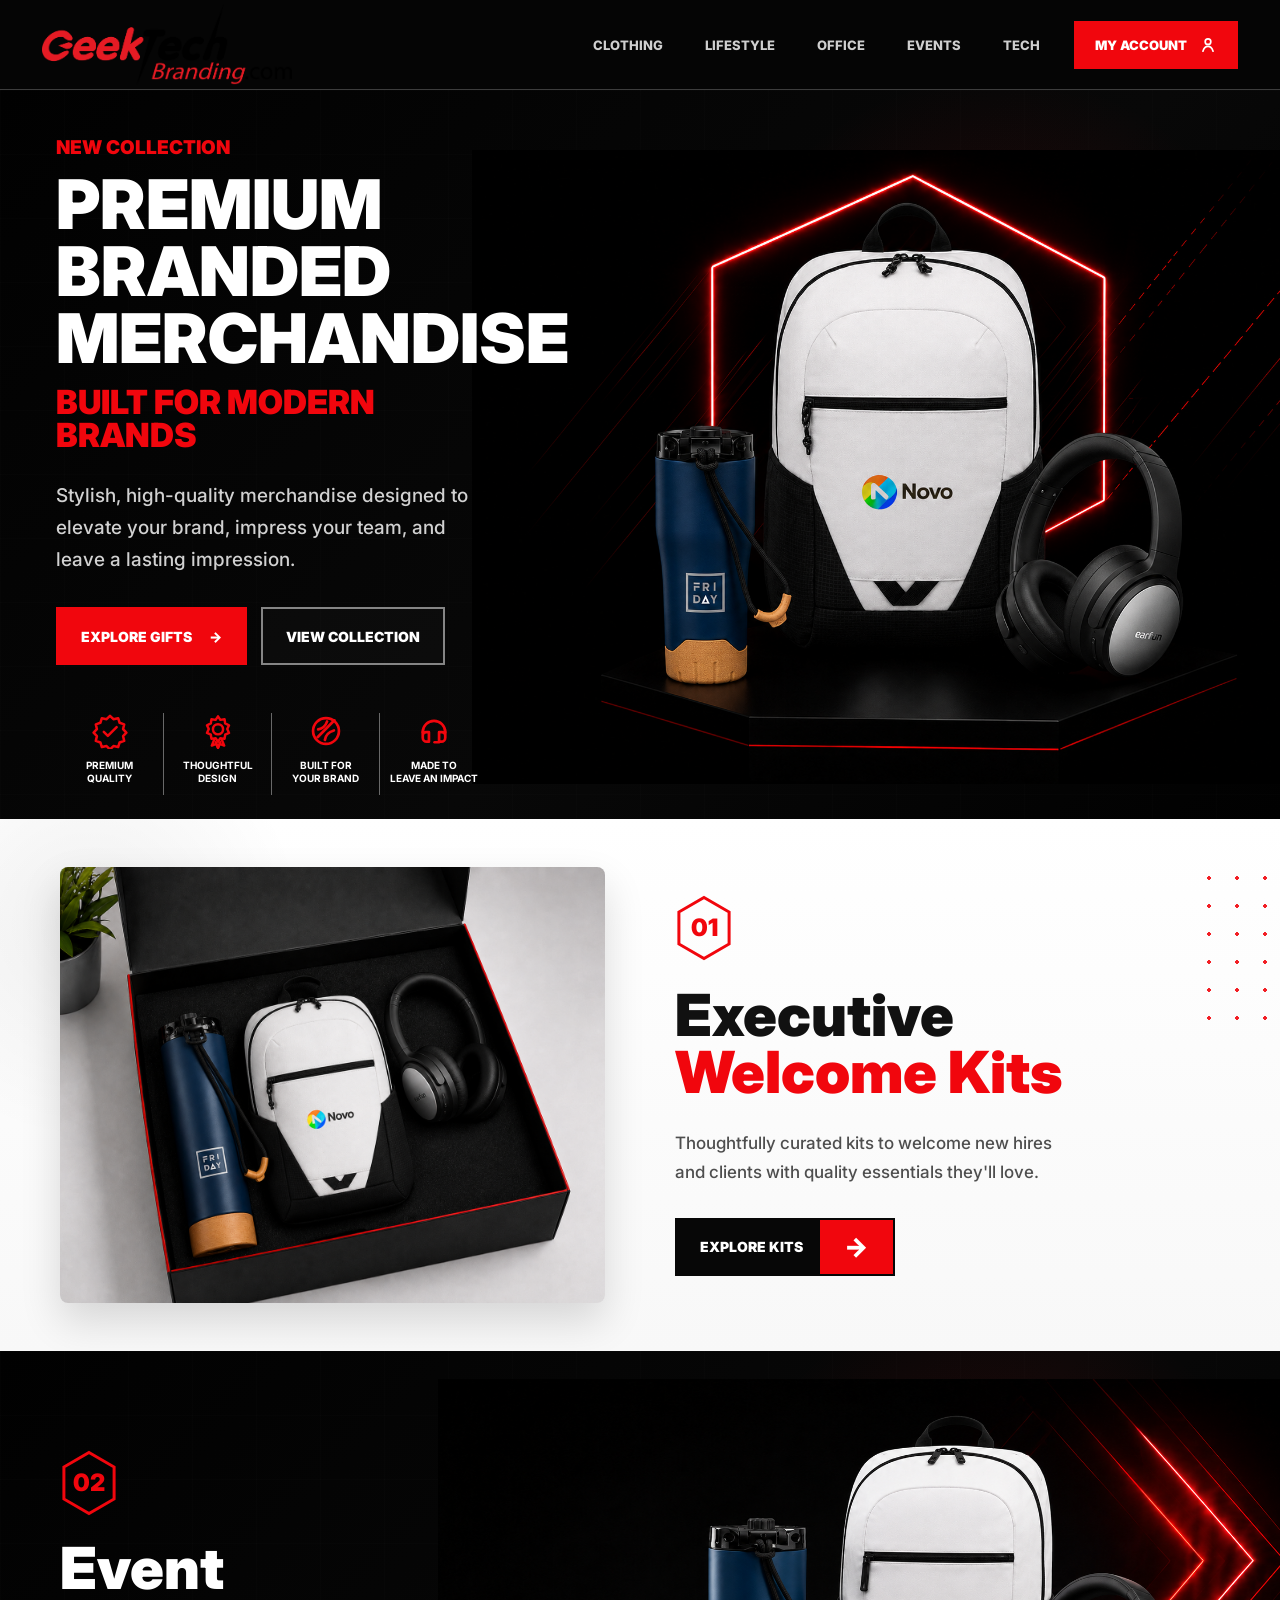
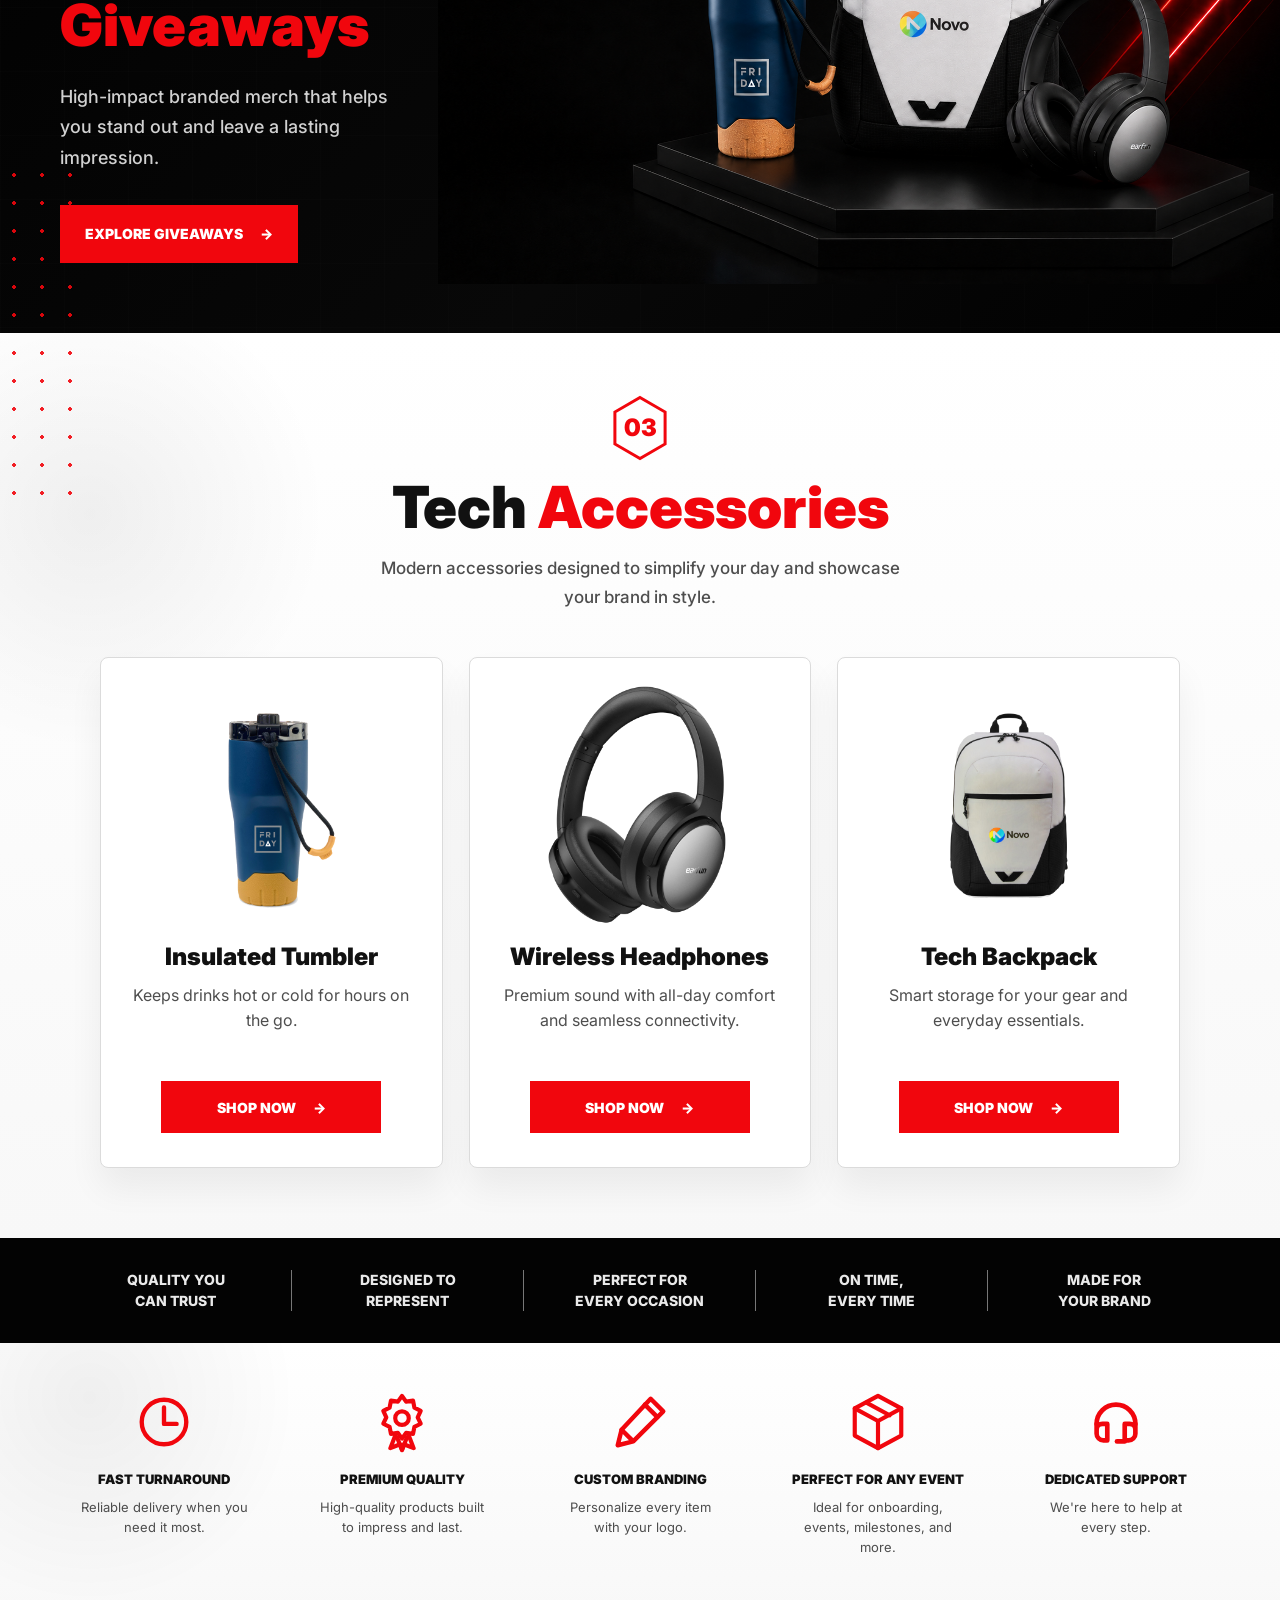
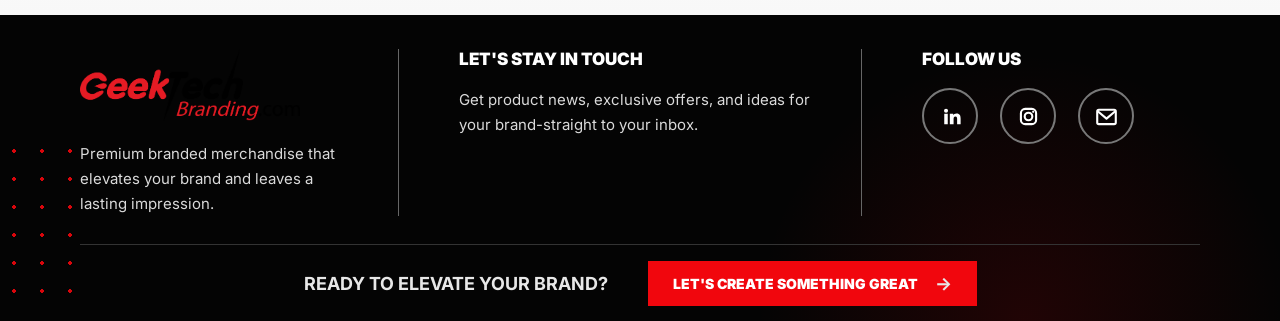
<file: index.html>
<!DOCTYPE html>
<html lang="en">
  <head>
    <meta charset="UTF-8" />
    <meta name="viewport" content="width=device-width, initial-scale=1.0" />
    <title>Ceek Branding - Premium Branded Merchandise</title>
    <link rel="preconnect" href="https://fonts.googleapis.com" />
    <link rel="preconnect" href="https://fonts.gstatic.com" crossorigin />
    <link
      href="https://fonts.googleapis.com/css2?family=Inter:wght@400;500;600;700;800;900&display=swap"
      rel="stylesheet"
    />
    <link rel="stylesheet" href="assets/css/style.css" />
  </head>
  <body>
    <header class="site-header">
      <a class="brand" href="#" aria-label="Ceek Branding home">
        <img src="assets/img/logo.png" alt="Ceek Branding" />
      </a>
      <button class="nav-toggle" type="button" aria-label="Open navigation">
        <span></span>
        <span></span>
        <span></span>
      </button>
      <nav class="main-nav" aria-label="Primary navigation">
        <a href="#clothing">Clothing</a>
        <a href="#lifestyle">Lifestyle</a>
        <a href="#office">Office</a>
        <a href="#events">Events</a>
        <a href="#tech">Tech</a>
      </nav>
      <a class="account-btn" href="#">
        My Account
        <img class="account-icon-img" src="assets/img/icons/user.svg" alt="" aria-hidden="true" />
      </a>
    </header>

    <main>
      <section class="hero section-dark" id="clothing">
        <div class="angle-lines hero-lines-left" aria-hidden="true"></div>
        <div class="angle-lines hero-lines-right" aria-hidden="true"></div>
        <div class="hero-copy">
          <p class="eyebrow">New Collection</p>
          <h1>Premium Branded Merchandise</h1>
          <h2>Built for Modern Brands</h2>
          <p>
            Stylish, high-quality merchandise designed to elevate your brand,
            impress your team, and leave a lasting impression.
          </p>
          <div class="button-row">
            <a class="btn btn-red" href="#tech">Explore Gifts <span>&rarr;</span></a>
            <a class="btn btn-outline" href="#collection">View Collection</a>
          </div>
          <div class="hero-points" aria-label="Brand promises">
            <div>
              <img class="line-icon" src="assets/img/icons/badge-check.svg" alt="" aria-hidden="true" />
              <strong>Premium<br />Quality</strong>
            </div>
            <div>
              <img class="line-icon" src="assets/img/icons/gear-award.svg" alt="" aria-hidden="true" />
              <strong>Thoughtful<br />Design</strong>
            </div>
            <div>
              <img class="line-icon" src="assets/img/icons/brand-mark.svg" alt="" aria-hidden="true" />
              <strong>Built for<br />Your Brand</strong>
            </div>
            <div>
              <img class="line-icon" src="assets/img/icons/headset.svg" alt="" aria-hidden="true" />
              <strong>Made to<br />Leave an Impact</strong>
            </div>
          </div>
        </div>

        <div class="hero-visual banner-visual hero-banner">
          <img src="assets/img/banner/hero-section-img.png" alt="Premium Ceek branded merchandise on a neon black display" />
        </div>
      </section>

      <section class="welcome section-light" id="lifestyle">
        <div class="dot-field dot-right" aria-hidden="true"></div>
        <div class="kit-photo">
          <img src="assets/img/banner/executive-welcome-img.png" alt="Executive welcome kit box with Ceek branded merchandise" />
        </div>
        <div class="section-copy">
          <div class="number-badge">01</div>
          <h2>Executive <span>Welcome Kits</span></h2>
          <p>
            Thoughtfully curated kits to welcome new hires and clients with
            quality essentials they'll love.
          </p>
          <a class="btn custom btn-split" href="#collection">Explore Kits <span>&rarr;</span></a>
        </div>
      </section>

      <section class="giveaways section-dark" id="events">
        <div class="dot-field dot-left" aria-hidden="true"></div>
        <div class="giveaway-copy">
          <div class="number-badge dark">02</div>
          <h2>Event <span>Giveaways</span></h2>
          <p>
            High-impact branded merch that helps you stand out and leave a
            lasting impression.
          </p>
          <a class="btn btn-red" href="#tech">Explore Giveaways <span>&rarr;</span></a>
        </div>
        <div class="giveaway-visual banner-visual event-banner">
          <img src="assets/img/banner/event-giveaway-img.png" alt="Event giveaway merchandise on a black platform" />
        </div>
      </section>

      <section class="products section-light" id="tech">
        <div class="dot-field dot-products" aria-hidden="true"></div>
        <div class="section-heading">
          <div class="number-badge centered">03</div>
          <h2>Tech <span>Accessories</span></h2>
          <p>
            Modern accessories designed to simplify your day and showcase your
            brand in style.
          </p>
        </div>
        <div class="product-grid" id="collection">
          <article class="product-card">
            <img src="assets/img/transperent-img/bottle-img.png" alt="Insulated tumbler" />
            <h3>Insulated Tumbler</h3>
            <p>Keeps drinks hot or cold for hours on the go.</p>
            <a class="btn btn-red card-btn" href="#">Shop Now <span>&rarr;</span></a>
          </article>
          <article class="product-card">
            <img src="assets/img/transperent-img/headset-img.png" alt="Wireless headphones" />
            <h3>Wireless Headphones</h3>
            <p>Premium sound with all-day comfort and seamless connectivity.</p>
            <a class="btn btn-red card-btn" href="#">Shop Now <span>&rarr;</span></a>
          </article>
          <article class="product-card">
            <img src="assets/img/transperent-img/bag-img.png" alt="Tech backpack" />
            <h3>Tech Backpack</h3>
            <p>Smart storage for your gear and everyday essentials.</p>
            <a class="btn btn-red card-btn" href="#">Shop Now <span>&rarr;</span></a>
          </article>
        </div>
      </section>

      <section class="trust-bar" aria-label="Brand qualities">
        <span>Quality You<br />Can Trust</span>
        <span>Designed to<br />Represent</span>
        <span>Perfect for<br />Every Occasion</span>
        <span>On Time,<br />Every Time</span>
        <span>Made for<br />Your Brand</span>
      </section>

      <section class="features section-light" id="office">
        <article>
          <img class="feature-icon" src="assets/img/icons/clock.svg" alt="" aria-hidden="true" />
          <h3>Fast Turnaround</h3>
          <p>Reliable delivery when you need it most.</p>
        </article>
        <article>
          <img class="feature-icon" src="assets/img/icons/award.svg" alt="" aria-hidden="true" />
          <h3>Premium Quality</h3>
          <p>High-quality products built to impress and last.</p>
        </article>
        <article>
          <img class="feature-icon" src="assets/img/icons/pencil.svg" alt="" aria-hidden="true" />
          <h3>Custom Branding</h3>
          <p>Personalize every item with your logo.</p>
        </article>
        <article>
          <img class="feature-icon" src="assets/img/icons/package.svg" alt="" aria-hidden="true" />
          <h3>Perfect for Any Event</h3>
          <p>Ideal for onboarding, events, milestones, and more.</p>
        </article>
        <article>
          <img class="feature-icon" src="assets/img/icons/headset.svg" alt="" aria-hidden="true" />
          <h3>Dedicated Support</h3>
          <p>We're here to help at every step.</p>
        </article>
      </section>
    </main>

    <footer class="site-footer">
      <div class="dot-field footer-dots" aria-hidden="true"></div>
      <div class="footer-main">
        <div>
          <a class="brand footer-brand" href="#">
            <img src="assets/img/logo.png" alt="Ceek Branding" />
          </a>
          <p>
            Premium branded merchandise that elevates your brand and leaves a
            lasting impression.
          </p>
        </div>
        <div>
          <h3>Let's Stay in Touch</h3>
          <p>
            Get product news, exclusive offers, and ideas for your
            brand-straight to your inbox.
          </p>
        </div>
        <div>
          <h3>Follow Us</h3>
          <div class="socials">
            <a href="#" aria-label="LinkedIn"><img src="assets/img/icons/linkedin.svg" alt="" aria-hidden="true" /></a>
            <a href="#" aria-label="Instagram"><img src="assets/img/icons/instagram.svg" alt="" aria-hidden="true" /></a>
            <a href="#" aria-label="Email"><img src="assets/img/icons/mail.svg" alt="" aria-hidden="true" /></a>
          </div>
        </div>
      </div>
      <div class="footer-cta">
        <span>Ready to Elevate Your Brand?</span>
        <a class="btn btn-red" href="#">Let's Create Something Great <span>&rarr;</span></a>
      </div>
      <div class="angle-lines footer-lines" aria-hidden="true"></div>
    </footer>

    <script src="assets/js/script.js"></script>
  </body>
</html>
</file>
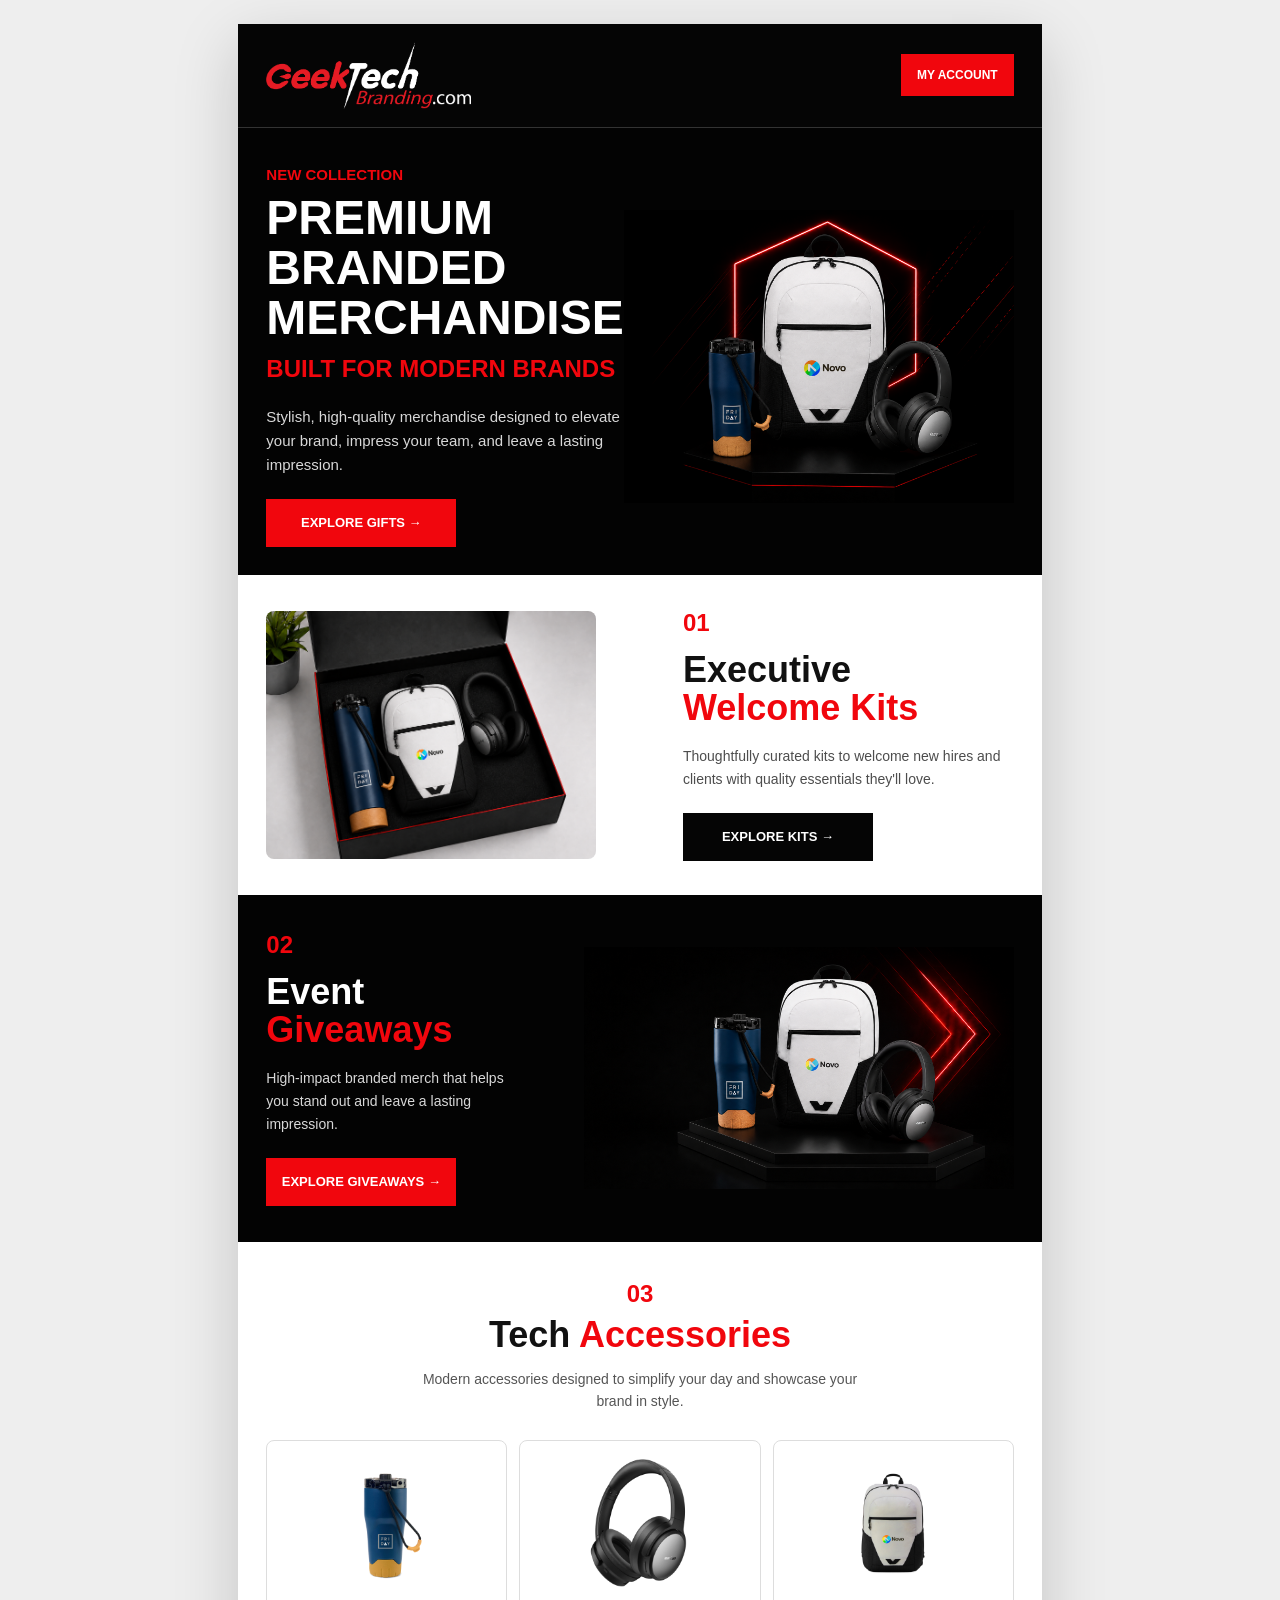
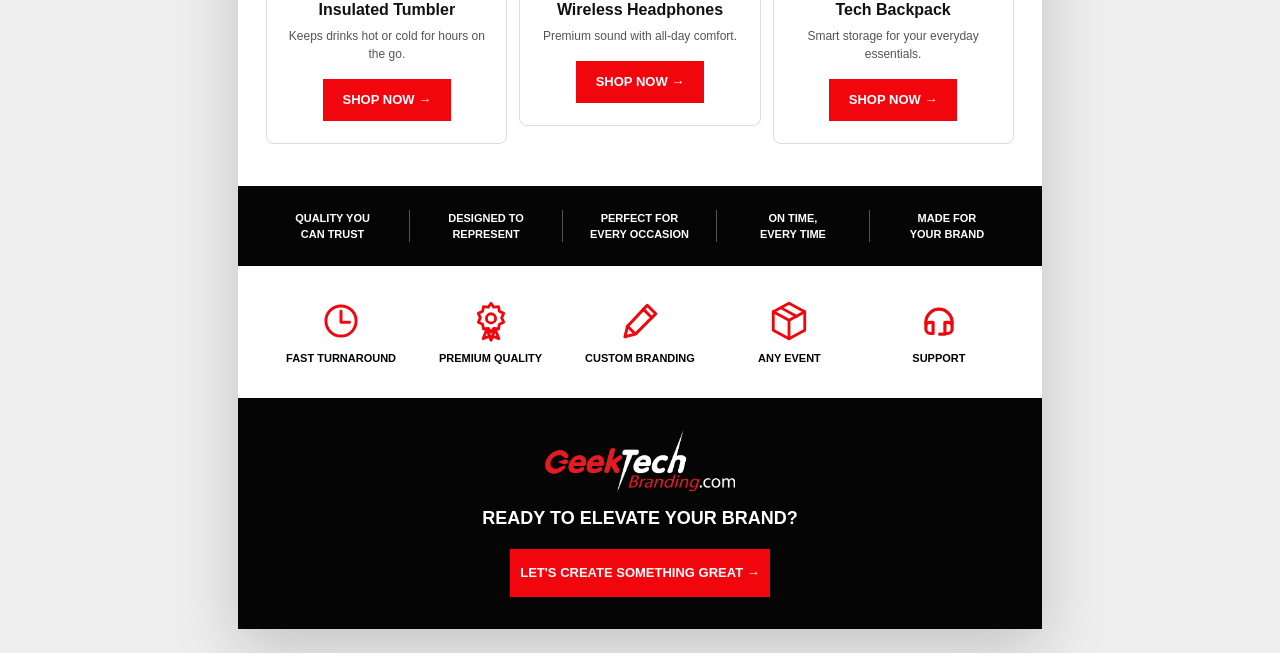
<file: email-template.html>
<!DOCTYPE html>
<html lang="en">
  <head>
    <meta charset="UTF-8" />
    <meta name="viewport" content="width=device-width, initial-scale=1.0" />
    <meta http-equiv="X-UA-Compatible" content="IE=edge" />
    <title>Ceek Branding Email Template</title>
    <style>
      body,
      table,
      td,
      a {
        -webkit-text-size-adjust: 100%;
        -ms-text-size-adjust: 100%;
      }

      table,
      td {
        mso-table-lspace: 0pt;
        mso-table-rspace: 0pt;
      }

      img {
        -ms-interpolation-mode: bicubic;
        border: 0;
        display: block;
        height: auto;
        line-height: 100%;
        outline: none;
        text-decoration: none;
      }

      body {
        background: #eeeeee;
        margin: 0;
        padding: 0;
        width: 100% !important;
      }

      .container {
        max-width: 700px;
        width: 700px;
      }

      .stack,
      .product-col,
      .benefit-col {
        vertical-align: top;
      }

      .btn {
        background: #f1060d;
        color: #ffffff !important;
        display: inline-block;
        font-family: Arial, Helvetica, sans-serif;
        font-size: 13px;
        font-weight: 700;
        line-height: 48px;
        min-width: 190px;
        text-align: center;
        text-decoration: none;
        text-transform: uppercase;
      }

      .btn-dark {
        background: #050505;
      }

      .red {
        color: #f1060d;
      }

      @media screen and (max-width: 720px) {
        .container {
          width: 100% !important;
        }

        .mobile-pad {
          padding-left: 18px !important;
          padding-right: 18px !important;
        }

        .stack {
          display: block !important;
          width: 100% !important;
        }

        .hero-title {
          font-size: 42px !important;
          line-height: 44px !important;
        }

        .section-title {
          font-size: 34px !important;
          line-height: 36px !important;
        }

        .hero-image,
        .wide-image {
          margin-top: 22px !important;
          max-width: 100% !important;
          width: 100% !important;
        }

        .product-col {
          display: block !important;
          padding: 0 0 16px !important;
          width: 100% !important;
        }

        .product-card {
          width: 100% !important;
        }

        .benefit-col {
          display: inline-block !important;
          padding-bottom: 22px !important;
          width: 49% !important;
        }

        .benefit-last {
          display: block !important;
          margin: 0 auto !important;
          width: 52% !important;
        }

        .footer-stack {
          display: block !important;
          padding: 0 0 24px !important;
          width: 100% !important;
        }
      }

      @media screen and (max-width: 430px) {
        .hero-title {
          font-size: 34px !important;
          line-height: 36px !important;
        }

        .section-title {
          font-size: 30px !important;
          line-height: 32px !important;
        }

        .logo {
          width: 165px !important;
        }

        .btn {
          box-sizing: border-box;
          width: 100% !important;
        }

        .benefit-col,
        .benefit-last {
          display: block !important;
          width: 100% !important;
        }
      }
    </style>
  </head>
  <body>
    <center style="background:#eeeeee;width:100%;">
      <table role="presentation" width="100%" cellspacing="0" cellpadding="0" border="0" style="background:#eeeeee;">
        <tr>
          <td align="center" style="padding:24px 12px;">
            <table role="presentation" class="container" cellspacing="0" cellpadding="0" border="0" style="background:#ffffff;border-collapse:collapse;box-shadow:0 20px 60px rgba(0,0,0,0.18);">
              <tr>
                <td class="mobile-pad" style="background:#050505;border-bottom:1px solid #333333;padding:18px 28px;">
                  <table role="presentation" width="100%" cellspacing="0" cellpadding="0" border="0">
                    <tr>
                      <td align="left" style="vertical-align:middle;">
                        <img class="logo" src="assets/img/white-logo.png" width="205" alt="Ceek Branding" />
                      </td>
                      <td align="right" style="vertical-align:middle;">
                        <a href="#" style="background:#f1060d;color:#ffffff;display:inline-block;font-family:Arial,Helvetica,sans-serif;font-size:12px;font-weight:700;line-height:42px;padding:0 16px;text-decoration:none;text-transform:uppercase;">My Account</a>
                      </td>
                    </tr>
                  </table>
                </td>
              </tr>

              <tr>
                <td class="mobile-pad" style="background:#030303;padding:38px 28px 28px;">
                  <table role="presentation" width="100%" cellspacing="0" cellpadding="0" border="0">
                    <tr>
                      <td class="stack" width="42%" style="vertical-align:middle;">
                        <p style="color:#f1060d;font-family:Arial,Helvetica,sans-serif;font-size:15px;font-weight:800;margin:0 0 10px;text-transform:uppercase;">New Collection</p>
                        <h1 class="hero-title" style="color:#ffffff;font-family:Arial,Helvetica,sans-serif;font-size:48px;font-weight:900;line-height:50px;margin:0;text-transform:uppercase;">Premium Branded Merchandise</h1>
                        <h2 style="color:#f1060d;font-family:Arial,Helvetica,sans-serif;font-size:24px;font-weight:900;line-height:28px;margin:12px 0 0;text-transform:uppercase;">Built for Modern Brands</h2>
                        <p style="color:#d8d8d8;font-family:Arial,Helvetica,sans-serif;font-size:15px;line-height:24px;margin:22px 0;">Stylish, high-quality merchandise designed to elevate your brand, impress your team, and leave a lasting impression.</p>
                        <a class="btn" href="#">Explore Gifts &rarr;</a>
                      </td>
                      <td class="stack" width="58%" align="right" style="vertical-align:middle;">
                        <img class="hero-image" src="assets/img/banner/hero-section-img.png" width="390" alt="Premium branded merchandise" style="max-width:500px;width:390px;" />
                      </td>
                    </tr>
                  </table>
                </td>
              </tr>

              <tr>
                <td class="mobile-pad" style="padding:34px 28px;background:#ffffff;">
                  <table role="presentation" width="100%" cellspacing="0" cellpadding="0" border="0">
                    <tr>
                      <td class="stack" width="52%" style="vertical-align:middle;">
                        <img class="wide-image" src="assets/img/banner/executive-welcome-img.png" width="330" alt="Executive welcome kit" style="border-radius:8px;max-width:500px;width:330px;" />
                      </td>
                      <td class="stack" width="48%" style="padding-left:28px;vertical-align:middle;">
                        <p style="color:#f1060d;font-family:Arial,Helvetica,sans-serif;font-size:24px;font-weight:900;margin:0 0 14px;">01</p>
                        <h2 class="section-title" style="color:#111111;font-family:Arial,Helvetica,sans-serif;font-size:36px;font-weight:900;line-height:38px;margin:0;">Executive <span class="red">Welcome Kits</span></h2>
                        <p style="color:#4d4d4d;font-family:Arial,Helvetica,sans-serif;font-size:14px;line-height:23px;margin:18px 0 22px;">Thoughtfully curated kits to welcome new hires and clients with quality essentials they'll love.</p>
                        <a class="btn btn-dark" href="#">Explore Kits &rarr;</a>
                      </td>
                    </tr>
                  </table>
                </td>
              </tr>

              <tr>
                <td class="mobile-pad" style="background:#030303;padding:36px 28px;">
                  <table role="presentation" width="100%" cellspacing="0" cellpadding="0" border="0">
                    <tr>
                      <td class="stack" width="34%" style="vertical-align:middle;">
                        <p style="color:#f1060d;font-family:Arial,Helvetica,sans-serif;font-size:24px;font-weight:900;margin:0 0 14px;">02</p>
                        <h2 class="section-title" style="color:#ffffff;font-family:Arial,Helvetica,sans-serif;font-size:36px;font-weight:900;line-height:38px;margin:0;">Event <span class="red">Giveaways</span></h2>
                        <p style="color:#d8d8d8;font-family:Arial,Helvetica,sans-serif;font-size:14px;line-height:23px;margin:18px 0 22px;">High-impact branded merch that helps you stand out and leave a lasting impression.</p>
                        <a class="btn" href="#">Explore Giveaways &rarr;</a>
                      </td>
                      <td class="stack" width="66%" align="right" style="vertical-align:middle;">
                        <img class="wide-image" src="assets/img/banner/event-giveaway-img.png" width="430" alt="Event giveaway merchandise" style="max-width:500px;width:430px;" />
                      </td>
                    </tr>
                  </table>
                </td>
              </tr>

              <tr>
                <td class="mobile-pad" style="background:#ffffff;padding:38px 28px 42px;">
                  <p align="center" style="color:#f1060d;font-family:Arial,Helvetica,sans-serif;font-size:24px;font-weight:900;margin:0 0 8px;">03</p>
                  <h2 align="center" class="section-title" style="color:#111111;font-family:Arial,Helvetica,sans-serif;font-size:36px;font-weight:900;line-height:38px;margin:0;">Tech <span class="red">Accessories</span></h2>
                  <p align="center" style="color:#555555;font-family:Arial,Helvetica,sans-serif;font-size:14px;line-height:22px;margin:14px auto 28px;max-width:440px;">Modern accessories designed to simplify your day and showcase your brand in style.</p>

                  <table role="presentation" width="100%" cellspacing="0" cellpadding="0" border="0">
                    <tr>
                      <td class="product-col" width="33.33%" style="padding-right:8px;">
                        <table role="presentation" class="product-card" width="100%" cellspacing="0" cellpadding="0" border="0" style="border:1px solid #dddddd;border-radius:8px;">
                          <tr>
                            <td align="center" style="padding:18px 12px 22px;">
                              <img src="assets/img/transperent-img/bottle-img.png" width="128" alt="Insulated tumbler" style="height:128px;object-fit:contain;width:128px;" />
                              <h3 style="color:#111111;font-family:Arial,Helvetica,sans-serif;font-size:16px;font-weight:900;margin:14px 0 8px;">Insulated Tumbler</h3>
                              <p style="color:#555555;font-family:Arial,Helvetica,sans-serif;font-size:12px;line-height:18px;margin:0 0 16px;">Keeps drinks hot or cold for hours on the go.</p>
                              <a class="btn" href="#" style="line-height:42px;min-width:128px;">Shop Now &rarr;</a>
                            </td>
                          </tr>
                        </table>
                      </td>
                      <td class="product-col" width="33.33%" style="padding-left:4px;padding-right:4px;">
                        <table role="presentation" class="product-card" width="100%" cellspacing="0" cellpadding="0" border="0" style="border:1px solid #dddddd;border-radius:8px;">
                          <tr>
                            <td align="center" style="padding:18px 12px 22px;">
                              <img src="assets/img/transperent-img/headset-img.png" width="128" alt="Wireless headphones" style="height:128px;object-fit:contain;width:128px;" />
                              <h3 style="color:#111111;font-family:Arial,Helvetica,sans-serif;font-size:16px;font-weight:900;margin:14px 0 8px;">Wireless Headphones</h3>
                              <p style="color:#555555;font-family:Arial,Helvetica,sans-serif;font-size:12px;line-height:18px;margin:0 0 16px;">Premium sound with all-day comfort.</p>
                              <a class="btn" href="#" style="line-height:42px;min-width:128px;">Shop Now &rarr;</a>
                            </td>
                          </tr>
                        </table>
                      </td>
                      <td class="product-col" width="33.33%" style="padding-left:8px;">
                        <table role="presentation" class="product-card" width="100%" cellspacing="0" cellpadding="0" border="0" style="border:1px solid #dddddd;border-radius:8px;">
                          <tr>
                            <td align="center" style="padding:18px 12px 22px;">
                              <img src="assets/img/transperent-img/bag-img.png" width="128" alt="Tech backpack" style="height:128px;object-fit:contain;width:128px;" />
                              <h3 style="color:#111111;font-family:Arial,Helvetica,sans-serif;font-size:16px;font-weight:900;margin:14px 0 8px;">Tech Backpack</h3>
                              <p style="color:#555555;font-family:Arial,Helvetica,sans-serif;font-size:12px;line-height:18px;margin:0 0 16px;">Smart storage for your everyday essentials.</p>
                              <a class="btn" href="#" style="line-height:42px;min-width:128px;">Shop Now &rarr;</a>
                            </td>
                          </tr>
                        </table>
                      </td>
                    </tr>
                  </table>
                </td>
              </tr>

              <tr>
                <td style="background:#050505;padding:24px 18px;">
                  <table role="presentation" width="100%" cellspacing="0" cellpadding="0" border="0">
                    <tr>
                      <td class="benefit-col" width="20%" align="center" style="border-right:1px solid #555555;color:#ffffff;font-family:Arial,Helvetica,sans-serif;font-size:11px;font-weight:700;line-height:16px;text-transform:uppercase;">Quality You<br />Can Trust</td>
                      <td class="benefit-col" width="20%" align="center" style="border-right:1px solid #555555;color:#ffffff;font-family:Arial,Helvetica,sans-serif;font-size:11px;font-weight:700;line-height:16px;text-transform:uppercase;">Designed to<br />Represent</td>
                      <td class="benefit-col" width="20%" align="center" style="border-right:1px solid #555555;color:#ffffff;font-family:Arial,Helvetica,sans-serif;font-size:11px;font-weight:700;line-height:16px;text-transform:uppercase;">Perfect for<br />Every Occasion</td>
                      <td class="benefit-col" width="20%" align="center" style="border-right:1px solid #555555;color:#ffffff;font-family:Arial,Helvetica,sans-serif;font-size:11px;font-weight:700;line-height:16px;text-transform:uppercase;">On Time,<br />Every Time</td>
                      <td class="benefit-col benefit-last" width="20%" align="center" style="color:#ffffff;font-family:Arial,Helvetica,sans-serif;font-size:11px;font-weight:700;line-height:16px;text-transform:uppercase;">Made for<br />Your Brand</td>
                    </tr>
                  </table>
                </td>
              </tr>

              <tr>
                <td class="mobile-pad" style="background:#ffffff;padding:34px 28px;">
                  <table role="presentation" width="100%" cellspacing="0" cellpadding="0" border="0">
                    <tr>
                      <td class="benefit-col" width="20%" align="center" style="font-family:Arial,Helvetica,sans-serif;padding:0 8px;">
                        <img src="assets/img/icons/clock.svg" width="42" alt="" style="margin:0 auto 10px;" />
                        <strong style="display:block;font-size:11px;text-transform:uppercase;">Fast Turnaround</strong>
                      </td>
                      <td class="benefit-col" width="20%" align="center" style="font-family:Arial,Helvetica,sans-serif;padding:0 8px;">
                        <img src="assets/img/icons/award.svg" width="42" alt="" style="margin:0 auto 10px;" />
                        <strong style="display:block;font-size:11px;text-transform:uppercase;">Premium Quality</strong>
                      </td>
                      <td class="benefit-col" width="20%" align="center" style="font-family:Arial,Helvetica,sans-serif;padding:0 8px;">
                        <img src="assets/img/icons/pencil.svg" width="42" alt="" style="margin:0 auto 10px;" />
                        <strong style="display:block;font-size:11px;text-transform:uppercase;">Custom Branding</strong>
                      </td>
                      <td class="benefit-col" width="20%" align="center" style="font-family:Arial,Helvetica,sans-serif;padding:0 8px;">
                        <img src="assets/img/icons/package.svg" width="42" alt="" style="margin:0 auto 10px;" />
                        <strong style="display:block;font-size:11px;text-transform:uppercase;">Any Event</strong>
                      </td>
                      <td class="benefit-col benefit-last" width="20%" align="center" style="font-family:Arial,Helvetica,sans-serif;padding:0 8px;">
                        <img src="assets/img/icons/headset.svg" width="42" alt="" style="margin:0 auto 10px;" />
                        <strong style="display:block;font-size:11px;text-transform:uppercase;">Support</strong>
                      </td>
                    </tr>
                  </table>
                </td>
              </tr>

              <tr>
                <td class="mobile-pad" style="background:#050505;padding:32px 28px;">
                  <table role="presentation" width="100%" cellspacing="0" cellpadding="0" border="0">
                    <tr>
                      <td align="center">
                        <img src="assets/img/white-logo.png" width="190" alt="Ceek Branding" style="margin:0 auto 16px;" />
                        <p style="color:#ffffff;font-family:Arial,Helvetica,sans-serif;font-size:18px;font-weight:800;margin:0 0 20px;text-transform:uppercase;">Ready to Elevate Your Brand?</p>
                        <a class="btn" href="#" style="min-width: 260px;">Let's Create Something Great &rarr;</a>
                      </td>
                    </tr>
                  </table>
                </td>
              </tr>
            </table>
          </td>
        </tr>
      </table>
    </center>
  </body>
</html>
</file>
<file: assets/css/style.css>
:root {
  --red: #f1060d;
  --red-dark: #bd0008;
  --black: #030303;
  --ink: #111111;
  --muted: #626262;
  --line: #dedede;
  --white: #ffffff;
  --soft: #f7f7f7;
}

* {
  box-sizing: border-box;
}

html {
  scroll-behavior: smooth;
}

body {
  margin: 0;
  background: #eeeeee;
  color: var(--ink);
  font-family: "Inter", Arial, sans-serif;
  overflow-x: hidden;
}

img {
  display: block;
  max-width: 100%;
}

a {
  color: inherit;
  text-decoration: none;
}

.site-header {
  align-items: center;
  background: #050505;
  border-bottom: 1px solid #3d3d3d;
  color: var(--white);
  display: flex;
  gap: 34px;
  height: 90px;
  justify-content: space-between;
  left: 0;
  padding: 0 42px;
  position: sticky;
  right: 0;
  top: 0;
  z-index: 20;
}

.site-header,
main > section,
.trust-bar,
.site-footer {
  margin-left: auto;
  margin-right: auto;
  max-width: 1440px;
  width: 100%;
}

main {
  margin-left: auto;
  margin-right: auto;
  max-width: 1440px;
  overflow: hidden;
  width: 100%;
}

.brand {
  align-items: center;
  display: inline-flex;
}

.brand img {
  display: block;
  height: auto;
  object-fit: contain;
  width: 250px;
}

.main-nav {
  align-items: center;
  display: flex;
  gap: 42px;
  margin-left: auto;
  text-transform: uppercase;
}

.main-nav a {
  color: #cfcfcf;
  font-size: 13px;
  font-weight: 800;
  transition: color 180ms ease;
}

.main-nav a:hover {
  color: var(--red);
}

.account-btn {
  align-items: center;
  background: var(--red);
  display: inline-flex;
  font-size: 13px;
  font-weight: 900;
  gap: 12px;
  min-height: 48px;
  padding: 0 21px;
  text-transform: uppercase;
}

.account-icon {
  border: 2px solid var(--white);
  border-radius: 50%;
  height: 12px;
  position: relative;
  width: 12px;
}

.account-icon::after {
  background: var(--white);
  border-radius: 6px 6px 2px 2px;
  content: "";
  height: 8px;
  left: 50%;
  position: absolute;
  top: 10px;
  transform: translateX(-50%);
  width: 16px;
}

.account-icon-img {
  height: 18px;
  width: 18px;
}

.nav-toggle {
  background: transparent;
  border: 0;
  display: none;
  height: 42px;
  padding: 8px;
  width: 42px;
}

.nav-toggle span {
  background: var(--white);
  display: block;
  height: 2px;
  margin: 6px 0;
  width: 100%;
}

.section-dark {
  background:
    radial-gradient(circle at 78% 37%, rgba(241, 6, 13, 0.15), transparent 26%),
    linear-gradient(135deg, #010101 0%, #080808 58%, #010101 100%);
  color: var(--white);
  position: relative;
}

.section-dark::before {
  background-image:
    linear-gradient(rgba(255, 255, 255, 0.035) 1px, transparent 1px),
    linear-gradient(90deg, rgba(255, 255, 255, 0.035) 1px, transparent 1px);
  background-size: 64px 64px;
  bottom: 0;
  content: "";
  left: 0;
  opacity: 0.28;
  pointer-events: none;
  position: absolute;
  right: 0;
  top: 0;
}

.section-light {
  background:
    radial-gradient(circle at 7% 20%, rgba(0, 0, 0, 0.06), transparent 17%),
    linear-gradient(180deg, #ffffff, #f8f8f8);
  position: relative;
}

.hero {
  display: grid;
  grid-template-columns: minmax(430px, 0.74fr) minmax(650px, 1.26fr);
  min-height: 680px;
  overflow: hidden;
  padding: 68px 56px 24px;
}

.hero-copy {
  align-self: center;
  margin-top: -22px;
  max-width: 540px;
  position: relative;
  z-index: 3;
}

.eyebrow {
  color: var(--red);
  font-size: 19px;
  font-weight: 900;
  margin: 0 0 12px;
  text-transform: uppercase;
}

.hero h1,
.hero h2,
.giveaway-copy h2,
.section-copy h2,
.section-heading h2 {
  letter-spacing: 0;
  line-height: 0.98;
  margin: 0;
}

.hero h1 {
  font-size: clamp(58px, 5.35vw, 78px);
  font-weight: 900;
  max-width: 600px;
  text-transform: uppercase;
}

.hero h2 {
  color: var(--red);
  font-size: clamp(31px, 2.6vw, 40px);
  font-weight: 900;
  margin-top: 14px;
  text-transform: uppercase;
}

.hero-copy > p:not(.eyebrow),
.giveaway-copy p,
.section-copy p,
.section-heading p {
  color: #d1d1d1;
  font-size: 19px;
  font-weight: 500;
  line-height: 1.7;
  margin: 28px 0 31px;
}

.button-row {
  display: flex;
  flex-wrap: wrap;
  gap: 14px;
}

.btn {
  align-items: center;
  border: 2px solid transparent;
  display: inline-flex;
  font-size: 14px;
  font-weight: 900;
  gap: 17px;
  justify-content: center;
  min-height: 58px;
  padding: 0 23px;
  text-transform: uppercase;
  transition: transform 160ms ease, background 160ms ease, border-color 160ms ease;
}

.btn:hover {
  transform: translateY(-2px);
}

.reveal {
  opacity: 0;
  transform: translateY(22px);
  transition: opacity 520ms ease, transform 520ms ease;
}

.reveal.is-visible {
  opacity: 1;
  transform: translateY(0);
}

.btn-red {
  background: var(--red);
  color: var(--white);
}

.btn-outline {
  background: rgba(255, 255, 255, 0.02);
  border-color: #858585;
  color: var(--white);
}

.btn-split {
  background: #070707;
  color: var(--white);
  padding-right: 0;
}

.btn-split span {
  align-items: center;
  align-self: stretch;
  background: var(--red);
  display: inline-flex;
  font-size: 26px;
  padding: 0 24px;
}

.hero-points {
  display: grid;
  grid-template-columns: repeat(4, 1fr);
  margin-top: 48px;
  max-width: 484px;
}

.hero-points div {
  align-items: center;
  border-right: 1px solid #686868;
  display: flex;
  flex-direction: column;
  gap: 10px;
  min-height: 82px;
  text-align: center;
}

.hero-points div:last-child {
  border-right: 0;
}

.hero-points strong {
  font-size: 10px;
  line-height: 1.25;
  text-transform: uppercase;
}

.line-icon,
.feature-icon {
  color: var(--red);
  display: inline-block;
  height: 34px;
  object-fit: contain;
  position: relative;
  width: 34px;
}

.hero-points .line-icon {
  height: 36px;
  width: 36px;
}

.line-icon::before,
.feature-icon::before {
  border: 4px solid currentColor;
  content: "";
  inset: 3px;
  position: absolute;
}

.quality::before {
  border-radius: 50%;
  clip-path: polygon(50% 0, 62% 20%, 85% 14%, 86% 38%, 100% 50%, 86% 62%, 85% 86%, 62% 80%, 50% 100%, 38% 80%, 15% 86%, 14% 62%, 0 50%, 14% 38%, 15% 14%, 38% 20%);
}

.target::before {
  border-radius: 50%;
}

.target::after {
  border: 3px solid currentColor;
  border-radius: 50%;
  content: "";
  height: 10px;
  left: 12px;
  position: absolute;
  top: 12px;
  width: 10px;
}

.mark::before {
  border-radius: 50%;
  clip-path: polygon(0 44%, 100% 0, 56% 100%);
}

.headset::before,
.support::before {
  border-bottom: 0;
  border-radius: 18px 18px 0 0;
}

.headset::after,
.support::after {
  border-bottom: 4px solid currentColor;
  border-left: 4px solid currentColor;
  border-right: 4px solid currentColor;
  bottom: 4px;
  content: "";
  height: 9px;
  left: 7px;
  position: absolute;
  width: 20px;
}

.hero-visual,
.giveaway-visual {
  min-height: 555px;
  position: relative;
  z-index: 2;
}

.neon-hex {
  filter: drop-shadow(0 0 12px rgba(241, 6, 13, 0.78));
  height: 430px;
  left: 12%;
  position: absolute;
  top: 18px;
  width: 70%;
}

.neon-hex::before {
  border: 4px solid var(--red);
  clip-path: polygon(50% 0, 96% 22%, 96% 77%, 50% 100%, 4% 77%, 4% 22%);
  content: "";
  inset: 0;
  position: absolute;
}

.product-stage {
  border-bottom: 2px solid rgba(241, 6, 13, 0.86);
  bottom: 6px;
  height: 215px;
  left: 7%;
  position: absolute;
  transform: skewX(-11deg);
  width: 84%;
}

.product-stage::before,
.product-stage::after {
  background: linear-gradient(180deg, #1d1d1d, #070707);
  border: 1px solid #181818;
  border-bottom-color: rgba(241, 6, 13, 0.42);
  content: "";
  inset: 0;
  position: absolute;
}

.product-stage::after {
  background: #050505;
  bottom: -18px;
  height: 34px;
  left: 22px;
  top: auto;
  transform: skewX(18deg);
  width: calc(100% - 45px);
}

.product-img {
  filter: drop-shadow(0 28px 24px rgba(0, 0, 0, 0.62));
  position: absolute;
  transform: skewX(11deg);
  z-index: 3;
}

.hero-backpack {
  bottom: 95px;
  left: 32%;
  width: min(365px, 46vw);
}

.hero-tumbler {
  bottom: 52px;
  left: 13%;
  width: min(178px, 21vw);
}

.hero-headphones {
  bottom: 40px;
  right: 2%;
  width: min(290px, 33vw);
}

.angle-lines {
  position: absolute;
}

.angle-lines::before,
.angle-lines::after {
  border: 1px solid rgba(241, 6, 13, 0.45);
  content: "";
  height: 145px;
  position: absolute;
  transform: skewX(-34deg);
  width: 58px;
}

.angle-lines::after {
  left: 62px;
  top: 28px;
}

.hero-lines-left {
  left: 47%;
  top: 150px;
}

.hero-lines-right {
  right: 38px;
  top: 210px;
}

.hero-lines-right::before,
.hero-lines-right::after,
.footer-lines::before,
.footer-lines::after {
  border-style: dashed;
}

.welcome {
  align-items: center;
  display: grid;
  gap: 70px;
  grid-template-columns: 1fr 1fr;
  min-height: 520px;
  overflow: hidden;
  padding: 48px 60px;
}

.kit-photo {
  aspect-ratio: 1.1 / 0.85;
  background:
    radial-gradient(circle at 12% 13%, rgba(47, 100, 42, 0.25), transparent 10%),
    linear-gradient(135deg, #f3f3f3, #ffffff 36%, #d9d9d9);
  border-radius: 8px;
  box-shadow: 0 18px 40px rgba(0, 0, 0, 0.14);
  max-width: 590px;
  overflow: hidden;
  position: relative;
}

.plant {
  background: #111;
  border-radius: 0 0 24px 24px;
  height: 70px;
  left: 10px;
  position: absolute;
  top: 0;
  width: 72px;
}

.plant::before {
  background: radial-gradient(ellipse at center, #285b1c 0 34%, transparent 35%);
  content: "";
  height: 98px;
  left: -6px;
  position: absolute;
  top: -45px;
  width: 96px;
}

.gift-box {
  background: linear-gradient(135deg, #020202 0%, #171717 60%, #040404 100%);
  border: 2px solid var(--red);
  bottom: 52px;
  box-shadow: 0 28px 34px rgba(0, 0, 0, 0.34);
  height: 68%;
  left: 16%;
  position: absolute;
  transform: perspective(900px) rotateX(56deg) rotateZ(10deg);
  transform-origin: bottom;
  width: 72%;
}

.box-lid {
  background: #050505;
  height: 38%;
  left: 18%;
  position: absolute;
  top: 1%;
  transform: skewX(-10deg);
  width: 73%;
}

.box-inner {
  inset: 0;
  position: absolute;
  transform: rotateZ(-10deg) rotateX(-56deg) translateY(-27%);
}

.box-inner img {
  position: absolute;
}

.box-tumbler {
  left: 9%;
  top: 19%;
  width: 26%;
}

.box-backpack {
  left: 35%;
  top: 7%;
  width: 38%;
}

.box-headphones {
  right: 8%;
  top: 20%;
  width: 31%;
}

.section-copy {
  max-width: 390px;
}

.number-badge {
  align-items: center;
  color: var(--red);
  display: inline-flex;
  font-size: 24px;
  font-weight: 900;
  height: 66px;
  justify-content: center;
  line-height: 1;
  margin-bottom: 26px;
  position: relative;
  width: 58px;
  z-index: 1;
}

.number-badge::before {
  background: url("../img/icons/number-hex.svg") center / contain no-repeat;
  content: "";
  inset: 0;
  position: absolute;
  z-index: 0;
}

.number-badge.dark {
  margin-bottom: 24px;
}

.number-badge.centered {
  margin-bottom: 18px;
}

.section-copy h2,
.giveaway-copy h2,
.section-heading h2 {
  color: var(--ink);
  font-size: clamp(38px, 4.7vw, 58px);
  font-weight: 900;
}

.section-copy h2 span,
.giveaway-copy h2 span,
.section-heading h2 span {
  color: var(--red);
  display: block;
}

.section-copy p,
.section-heading p {
  color: #4e4e4e;
  font-size: 17px;
}

.dot-field {
  background-image: radial-gradient(var(--red) 1.8px, transparent 2px);
  background-size: 28px 28px;
  height: 160px;
  opacity: 0.9;
  position: absolute;
  width: 85px;
}

.dot-right {
  right: 0;
  top: 45px;
}

.dot-left {
  bottom: 12px;
  left: 0;
}

.giveaways {
  display: grid;
  grid-template-columns: minmax(330px, 0.72fr) minmax(520px, 1.28fr);
  min-height: 575px;
  overflow: hidden;
  padding: 70px 60px 42px;
}

.giveaway-copy {
  align-self: center;
  max-width: 360px;
  position: relative;
  z-index: 3;
}

.giveaway-copy h2 {
  color: var(--white);
}

.giveaway-copy p {
  font-size: 18px;
}

.chevrons {
  height: 360px;
  position: absolute;
  right: 6%;
  top: 38px;
  width: 360px;
}

.chevrons::before,
.chevrons::after {
  border-right: 3px solid rgba(241, 6, 13, 0.92);
  border-top: 3px solid rgba(241, 6, 13, 0.92);
  content: "";
  height: 240px;
  position: absolute;
  right: 0;
  top: 34px;
  transform: rotate(45deg);
  width: 240px;
}

.chevrons::after {
  height: 300px;
  right: -52px;
  top: 4px;
  width: 300px;
}

.lower {
  bottom: 26px;
  left: 8%;
  width: 86%;
}

.lower-backpack {
  bottom: 103px;
  left: 36%;
  width: min(330px, 38vw);
}

.lower-tumbler {
  bottom: 58px;
  left: 17%;
  width: min(178px, 20vw);
}

.lower-headphones {
  bottom: 45px;
  right: 8%;
  width: min(280px, 29vw);
}

.products {
  overflow: hidden;
  padding: 62px 60px 70px;
}

.dot-products {
  left: 0;
  top: 6px;
}

.section-heading {
  margin: 0 auto 45px;
  max-width: 620px;
  text-align: center;
}

.section-heading h2 span {
  display: inline;
}

.section-heading p {
  margin: 18px auto 0;
  max-width: 530px;
}

.product-grid {
  display: grid;
  gap: 26px;
  grid-template-columns: repeat(3, minmax(0, 1fr));
  margin: 0 auto;
  max-width: 1080px;
}

.product-card {
  align-items: center;
  background: var(--white);
  border: 1px solid #dbdbdb;
  border-radius: 8px;
  box-shadow: 0 20px 35px rgba(0, 0, 0, 0.06);
  display: flex;
  flex-direction: column;
  min-height: 480px;
  padding: 28px 24px 34px;
  text-align: center;
}

.product-card img {
  height: 238px;
  object-fit: contain;
  width: 100%;
}

.product-card h3 {
  font-size: 24px;
  font-weight: 900;
  margin: 18px 0 12px;
}

.product-card p {
  color: #4e4e4e;
  font-size: 16px;
  line-height: 1.55;
  margin: 0 0 24px;
  min-height: 74px;
}

.card-btn {
  margin-top: auto;
  min-height: 52px;
  min-width: 220px;
}

.trust-bar {
  align-items: center;
  background: #030303;
  color: #e9e9e9;
  display: grid;
  grid-template-columns: repeat(5, 1fr);
  min-height: 105px;
  padding: 20px 60px;
  text-align: center;
}

.trust-bar span {
  border-right: 1px solid #777;
  display: block;
  font-size: 14px;
  font-weight: 800;
  line-height: 1.45;
  text-transform: uppercase;
}

.trust-bar span:last-child {
  border-right: 0;
}

.features {
  display: grid;
  gap: 30px;
  grid-template-columns: repeat(5, 1fr);
  padding: 48px 60px 58px;
  text-align: center;
}

.features article {
  align-items: center;
  display: flex;
  flex-direction: column;
}

.feature-icon {
  height: 62px;
  margin-bottom: 18px;
  width: 62px;
}

.clock::before {
  border-radius: 50%;
}

.clock::after {
  background: currentColor;
  content: "";
  height: 22px;
  left: 30px;
  position: absolute;
  top: 15px;
  transform-origin: bottom;
  width: 4px;
}

.medal::before {
  border-radius: 50%;
  clip-path: polygon(50% 0, 58% 13%, 72% 6%, 78% 21%, 94% 22%, 87% 37%, 100% 50%, 87% 63%, 94% 78%, 78% 79%, 72% 94%, 58% 87%, 50% 100%, 42% 87%, 28% 94%, 22% 79%, 6% 78%, 13% 63%, 0 50%, 13% 37%, 6% 22%, 22% 21%, 28% 6%, 42% 13%);
}

.medal::after {
  border-left: 8px solid transparent;
  border-right: 8px solid transparent;
  border-top: 17px solid currentColor;
  bottom: 3px;
  content: "";
  left: 23px;
  position: absolute;
}

.pencil::before {
  border-radius: 0;
  height: 42px;
  left: 28px;
  top: 7px;
  transform: rotate(45deg);
  width: 12px;
}

.cube::before {
  clip-path: polygon(50% 0, 91% 23%, 91% 76%, 50% 100%, 9% 76%, 9% 23%);
}

.features h3 {
  font-size: 13px;
  font-weight: 900;
  margin: 0 0 10px;
  text-transform: uppercase;
}

.features p {
  color: #4d4d4d;
  font-size: 13px;
  line-height: 1.55;
  margin: 0;
  max-width: 170px;
}

.site-footer {
  background:
    radial-gradient(circle at 80% 100%, rgba(241, 6, 13, 0.12), transparent 25%),
    #040404;
  color: var(--white);
  overflow: hidden;
  padding: 34px 70px 0;
  position: relative;
}

.footer-main {
  display: grid;
  gap: 60px;
  grid-template-columns: 1.15fr 1.45fr 1fr;
  margin: 0 auto;
  max-width: 1120px;
  position: relative;
  z-index: 2;
}

.footer-main > div {
  border-right: 1px solid #666;
  min-height: 138px;
  padding-right: 45px;
}

.footer-main > div:last-child {
  border-right: 0;
}

.footer-brand img {
  width: 220px;
}

.footer-main h3 {
  font-size: 17px;
  font-weight: 900;
  margin: 0 0 19px;
  text-transform: uppercase;
}

.footer-main p {
  color: #dadada;
  font-size: 15px;
  line-height: 1.65;
  margin: 17px 0 0;
}

.socials {
  display: flex;
  gap: 22px;
}

.socials a {
  align-items: center;
  border: 2px solid #787878;
  border-radius: 50%;
  display: inline-flex;
  font-size: 21px;
  font-weight: 900;
  height: 56px;
  justify-content: center;
  text-transform: uppercase;
  width: 56px;
}

.socials img {
  height: 27px;
  object-fit: contain;
  width: 27px;
}

.footer-cta {
  align-items: center;
  border-top: 1px solid #333;
  display: flex;
  gap: 40px;
  justify-content: center;
  margin: 28px auto 0;
  max-width: 1120px;
  min-height: 77px;
  position: relative;
  text-transform: uppercase;
  z-index: 2;
}

.footer-cta span {
  color: #e7e7e7;
  font-size: 18px;
  font-weight: 700;
}

.footer-cta .btn {
  min-height: 45px;
}

.footer-dots {
  bottom: 24px;
  left: 0;
}

.footer-lines {
  bottom: -9px;
  right: 45px;
}

.banner-visual {
  align-self: center;
  overflow: visible;
  position: relative;
}

.banner-visual > img {
  display: block;
  height: auto;
  max-width: none;
  position: relative;
  z-index: 2;
}

.hero-banner {
  margin-left: -16px;
  min-height: 570px;
}

.hero-banner > img {
  margin-top: -20px;
  width: min(910px, 66vw);
}

.banner-logo {
  color: var(--red);
  display: inline-flex;
  flex-direction: column;
  font-weight: 900;
  line-height: 0.82;
  pointer-events: none;
  position: absolute;
  text-shadow: 0 1px 2px rgba(0, 0, 0, 0.42);
  z-index: 3;
}

.banner-logo small {
  font-size: 0.38em;
  font-weight: 900;
  margin-left: 48%;
  margin-top: 0.15em;
}

.hero-logo-bag {
  font-size: 25px;
  left: 49.4%;
  top: 29.5%;
}

.hero-logo-bottle {
  font-size: 21px;
  left: 28.3%;
  top: 67.6%;
}

.hero-logo-headphones {
  font-size: 17px;
  right: 17.8%;
  top: 73.6%;
}

.kit-photo {
  aspect-ratio: 1.1 / 0.88;
  background: #f3f3f3;
}

.kit-photo > img {
  height: 100%;
  object-fit: cover;
  object-position: 50% 50%;
  width: 100%;
}

.event-banner {
  min-height: 470px;
}

.event-banner > img {
  margin-left: -40px;
  margin-top: -42px;
  width: min(950px, 70vw);
}

.event-logo-bag {
  font-size: 22px;
  left: 56.4%;
  top: 20.8%;
}

.event-logo-bottle {
  font-size: 19px;
  left: 34.6%;
  top: 54.5%;
}

.event-logo-headphones {
  font-size: 15px;
  right: 14.2%;
  top: 69%;
}

@media (max-width: 1050px) {
  .site-header {
    padding: 0 24px;
  }

  .main-nav {
    gap: 22px;
  }

  .hero,
  .giveaways,
  .welcome {
    grid-template-columns: 1fr;
  }

  .hero {
    padding-top: 46px;
  }

  .hero-copy,
  .giveaway-copy {
    max-width: 650px;
  }

  .hero-visual,
  .giveaway-visual {
    min-height: 500px;
  }

  .hero-banner,
  .event-banner {
    margin-left: 0;
    min-height: 500px;
  }

  .hero-banner > img,
  .event-banner > img {
    margin-left: 0;
    width: min(1000px, 100vw);
  }

  .product-stage {
    left: 8%;
    width: 78%;
  }

  .welcome {
    gap: 38px;
  }

  .section-copy {
    max-width: 600px;
  }
}

@media (max-width: 820px) {
  .site-header {
    height: auto;
    min-height: 82px;
    padding: 18px 22px;
    position: relative;
  }

  .brand img {
    width: 205px;
  }

  .nav-toggle {
    display: block;
    margin-left: auto;
  }

  .main-nav {
    background: #050505;
    border-top: 1px solid #2b2b2b;
    display: none;
    flex-direction: column;
    gap: 0;
    left: 0;
    padding: 14px 22px 22px;
    position: absolute;
    right: 0;
    top: 100%;
  }

  .main-nav a {
    padding: 14px 0;
  }

  .site-header.nav-open .main-nav {
    display: flex;
  }

  .account-btn {
    display: none;
  }

  .hero,
  .giveaways,
  .welcome,
  .products,
  .features,
  .site-footer {
    padding-left: 24px;
    padding-right: 24px;
  }

  .hero-points,
  .features,
  .trust-bar {
    grid-template-columns: repeat(2, 1fr);
  }

  .hero-points div:nth-child(2) {
    border-right: 0;
  }

  .product-grid {
    grid-template-columns: 1fr;
  }

  .trust-bar {
    gap: 22px 0;
  }

  .trust-bar span:nth-child(2n),
  .trust-bar span:last-child {
    border-right: 0;
  }

  .footer-main {
    gap: 24px;
    grid-template-columns: 1fr;
  }

  .footer-main > div {
    border-right: 0;
    border-bottom: 1px solid #444;
    min-height: auto;
    padding: 0 0 24px;
  }

  .footer-main > div:last-child {
    border-bottom: 0;
  }

  .footer-cta {
    align-items: stretch;
    flex-direction: column;
    gap: 14px;
    padding: 22px 0;
    text-align: center;
  }
}

@media (max-width: 560px) {
  .hero {
    min-height: auto;
  }

  .hero-copy > p:not(.eyebrow),
  .giveaway-copy p,
  .section-copy p,
  .section-heading p {
    font-size: 16px;
  }

  .hero-visual,
  .giveaway-visual {
    min-height: 390px;
  }

  .hero-banner,
  .event-banner {
    min-height: 330px;
  }

  .hero-banner > img,
  .event-banner > img {
    margin-top: 0;
    width: 640px;
  }

  .hero-logo-bag,
  .event-logo-bag {
    font-size: 16px;
  }

  .hero-logo-bottle,
  .event-logo-bottle {
    font-size: 13px;
  }

  .hero-logo-headphones,
  .event-logo-headphones {
    font-size: 11px;
  }

  .product-stage {
    height: 155px;
    left: 2%;
    width: 96%;
  }

  .hero-backpack,
  .lower-backpack {
    bottom: 78px;
    left: 33%;
    width: 225px;
  }

  .hero-tumbler,
  .lower-tumbler {
    bottom: 45px;
    left: 5%;
    width: 116px;
  }

  .hero-headphones,
  .lower-headphones {
    bottom: 36px;
    right: 0;
    width: 174px;
  }

  .neon-hex {
    height: 330px;
    left: 16%;
    width: 70%;
  }

  .welcome {
    padding-top: 38px;
  }

  .hero-points,
  .features,
  .trust-bar {
    grid-template-columns: 1fr;
  }

  .hero-points div,
  .trust-bar span {
    border-right: 0;
  }

  .kit-photo {
    min-height: 310px;
  }

  .product-card {
    min-height: 440px;
  }

  .card-btn {
    min-width: 100%;
  }
}

@media (max-width: 900px) {
  .footer-dots {
    opacity: 0.3;
  }
  .dot-products {
    top: -42px;
  }
  .btn.custom {
    justify-content: space-between;
  }
  .hero-points strong {
    font-size: 16px;
  }
  .hero-points .line-icon {
    height: auto;
    width: 60px;
  }
  body {
    background: #050505;
  }

  .site-header {
    gap: 14px;
    min-height: 76px;
    padding: 14px 18px;
    position: sticky;
  }

  .brand img {
    width: min(190px, 58vw);
  }

  .nav-toggle {
    border: 1px solid rgba(255, 255, 255, 0.22);
    display: block;
    flex: 0 0 42px;
    margin-left: auto;
  }

  .main-nav {
    background: #050505;
    border-bottom: 1px solid #303030;
    border-top: 1px solid #303030;
    display: none;
    flex-direction: column;
    gap: 0;
    left: 0;
    margin-left: 0;
    padding: 10px 22px 18px;
    position: absolute;
    right: 0;
    top: 100%;
    z-index: 30;
  }

  .site-header.nav-open .main-nav {
    display: flex;
  }

  .main-nav a {
    font-size: 14px;
    padding: 14px 0;
  }

  .account-btn {
    display: none;
  }

  .hero,
  .welcome,
  .giveaways {
    grid-template-columns: 1fr;
  }

  .hero {
    min-height: 0;
    padding: 44px 22px 38px;
  }

  .hero-copy {
    margin-top: 0;
    max-width: none;
  }

  .eyebrow {
    font-size: 15px;
  }

  .hero h1 {
    font-size: clamp(40px, 12vw, 58px);
    line-height: 1.02;
  }

  .hero h2 {
    font-size: clamp(23px, 7vw, 33px);
    line-height: 1.08;
  }

  .hero-copy > p:not(.eyebrow),
  .giveaway-copy p,
  .section-copy p,
  .section-heading p {
    font-size: 16px;
    line-height: 1.65;
  }

  .button-row {
    display: grid;
    grid-template-columns: 1fr;
    max-width: 360px;
  }

  .btn {
    min-height: 52px;
    width: 100%;
  }

  .hero-points {
    gap: 18px 0;
    grid-template-columns: repeat(2, minmax(0, 1fr));
    margin-top: 34px;
    max-width: 100%;
  }

  .hero-points div {
    border-right: 0;
    min-height: 78px;
  }

  .banner-visual,
  .hero-banner,
  .event-banner {
    margin: 28px 0 0;
    min-height: 0;
    overflow: hidden;
    width: 100%;
  }

  .hero-banner > img,
  .event-banner > img {
    margin: 0;
    max-width: 100%;
    width: 100%;
  }

  .banner-logo {
    transform: scale(0.72);
    transform-origin: left top;
  }

  .hero-logo-bag {
    left: 49%;
    top: 29%;
  }

  .hero-logo-bottle {
    left: 22%;
    top: 60%;
  }

  .hero-logo-headphones {
    right: 5%;
    top: 65%;
    transform-origin: right top;
  }

  .welcome {
    gap: 30px;
    padding: 38px 22px;
  }

  .kit-photo {
    aspect-ratio: 1.18 / 0.88;
    max-width: 100%;
    min-height: 0;
    order: 1;
  }

  .section-copy {
    max-width: none;
    order: 2;
  }

  .section-copy h2,
  .giveaway-copy h2,
  .section-heading h2 {
    font-size: clamp(34px, 10vw, 46px);
  }

  .giveaways {
    gap: 24px;
    min-height: 0;
    padding: 48px 22px 36px;
  }

  .giveaway-copy {
    max-width: none;
  }

  .event-banner {
    margin-top: 0;
  }

  .event-logo-bag {
    left: 44%;
    top: 31%;
  }

  .event-logo-bottle {
    left: 22%;
    top: 54%;
  }

  .event-logo-headphones {
    right: 12%;
    top: 67%;
    transform-origin: right top;
  }

  .products {
    padding: 44px 22px 50px;
  }

  .product-grid {
    grid-template-columns: 1fr;
  }

  .product-card {
    min-height: 0;
    padding: 22px 18px 26px;
  }

  .product-card img {
    height: 210px;
  }

  .trust-bar {
    gap: 0;
    grid-template-columns: repeat(2, minmax(0, 1fr));
    padding: 0 22px;
  }

  .trust-bar span {
    border-bottom: 1px solid #333;
    border-right: 0;
    padding: 18px 0;
  }

  .trust-bar span:last-child {
    border-bottom: 0;
  }

  .trust-bar span:nth-child(odd):last-child {
    grid-column: 1 / -1;
    justify-self: center;
    max-width: 260px;
    width: 100%;
  }

  .features {
    gap: 28px;
    grid-template-columns: repeat(2, minmax(0, 1fr));
    padding: 40px 22px;
  }

  .features article:nth-child(odd):last-child {
    grid-column: 1 / -1;
    justify-self: center;
    max-width: 260px;
    width: 100%;
  }

  .features p {
    max-width: 280px;
  }

  .site-footer {
    padding: 32px 22px 0;
  }

  .footer-main {
    gap: 26px;
    grid-template-columns: 1fr;
  }

  .footer-main > div {
    border-bottom: 1px solid #333;
    border-right: 0;
    min-height: 0;
    padding: 0 0 24px;
  }

  .footer-main > div:last-child {
    border-bottom: 0;
  }

  .footer-brand img {
    width: 190px;
  }

  .socials {
    gap: 14px;
  }

  .footer-cta {
    align-items: stretch;
    flex-direction: column;
    gap: 16px;
    padding: 22px 0;
    text-align: center;
  }
}

@media (max-width: 420px) {
  .footer-dots {
    opacity: 0.3;
  }
  .site-header {
    padding-left: 14px;
    padding-right: 14px;
  }

  .brand img {
    width: min(170px, 56vw);
  }

  .hero,
  .welcome,
  .giveaways,
  .products,
  .features,
  .site-footer {
    padding-left: 16px;
    padding-right: 16px;
  }

  .hero h1 {
    font-size: 37px;
  }

  .hero h2 {
    font-size: 23px;
  }
  .dot-products {
    top: -55px;
  }

  .hero-points {
    grid-template-columns: 1fr 1fr;
  }

  .trust-bar,
  .features {
    grid-template-columns: repeat(2, minmax(0, 1fr));
  }

  .banner-logo {
    transform: scale(0.58);
  }

  .number-badge {
    height: 58px;
    width: 51px;
  }

  .product-card img {
    height: 190px;
  }
}

.email-page {
  background: #eeeeee;
  color: var(--ink);
}

.email-shell {
  padding: 34px 16px;
}

.email-template {
  background: #ffffff;
  box-shadow: 0 24px 70px rgba(0, 0, 0, 0.18);
  margin: 0 auto;
  max-width: 760px;
  overflow: hidden;
  width: 100%;
}

.email-header,
.email-footer {
  background: #050505;
  color: #ffffff;
}

.email-header {
  align-items: center;
  border-bottom: 1px solid #333333;
  display: flex;
  justify-content: space-between;
  padding: 20px 26px;
}

.email-header img,
.email-footer img {
  display: block;
  width: 210px;
}

.email-header a {
  background: var(--red);
  color: #ffffff;
  font-size: 12px;
  font-weight: 900;
  padding: 13px 18px;
  text-transform: uppercase;
}

.email-hero,
.email-event {
  background:
    radial-gradient(circle at 75% 30%, rgba(241, 6, 13, 0.2), transparent 26%),
    #030303;
  color: #ffffff;
}

.email-hero {
  display: grid;
  grid-template-columns: 0.9fr 1.1fr;
  padding: 36px 28px 26px;
}

.email-hero-copy {
  align-self: center;
  position: relative;
  z-index: 2;
}

.email-hero h1 {
  color: #ffffff;
  font-size: 42px;
  font-weight: 900;
  line-height: 1.02;
  margin: 0;
  text-transform: uppercase;
}

.email-hero p:not(.eyebrow) {
  color: #d8d8d8;
  font-size: 15px;
  line-height: 1.65;
  margin: 18px 0 22px;
}

.email-hero-img {
  align-self: center;
  overflow: hidden;
}

.email-hero-img img {
  display: block;
  margin-left: -28px;
  width: 470px;
}

.email-kit {
  align-items: center;
  display: grid;
  gap: 34px;
  grid-template-columns: 1fr 0.9fr;
  padding: 34px 30px;
}

.email-kit > img {
  border-radius: 8px;
  display: block;
  width: 100%;
}

.email-kit h2,
.email-event h2,
.email-products h2 {
  font-size: 34px;
  font-weight: 900;
  line-height: 1.03;
  margin: 0;
}

.email-kit h2 span,
.email-event h2 span,
.email-products h2 span {
  color: var(--red);
  display: block;
}

.email-kit p,
.email-event p {
  color: #4d4d4d;
  font-size: 14px;
  line-height: 1.65;
  margin: 18px 0 24px;
}

.email-event {
  align-items: center;
  display: grid;
  gap: 22px;
  grid-template-columns: 0.72fr 1.28fr;
  padding: 36px 30px;
}

.email-event p {
  color: #d7d7d7;
}

.email-event img {
  display: block;
  margin-right: -80px;
  width: 520px;
}

.email-products {
  padding: 36px 30px 42px;
}

.email-products .section-heading {
  margin-bottom: 30px;
}

.email-product-grid {
  display: grid;
  gap: 16px;
  grid-template-columns: repeat(3, 1fr);
}

.email-product-grid article {
  border: 1px solid #e1e1e1;
  border-radius: 8px;
  padding: 18px 12px 20px;
  text-align: center;
}

.email-product-grid img {
  height: 135px;
  object-fit: contain;
  width: 100%;
}

.email-product-grid h3 {
  font-size: 16px;
  font-weight: 900;
  margin: 12px 0 8px;
}

.email-product-grid p {
  color: #555555;
  font-size: 12px;
  line-height: 1.45;
  margin: 0;
}

.email-benefits {
  background: #050505;
  color: #ffffff;
  display: grid;
  grid-template-columns: repeat(3, 1fr);
  padding: 24px 20px;
  text-align: center;
}

.email-benefits div {
  border-right: 1px solid #555555;
}

.email-benefits div:last-child {
  border-right: 0;
}

.email-benefits img {
  height: 42px;
  margin: 0 auto 10px;
  width: 42px;
}

.email-benefits strong {
  font-size: 12px;
  text-transform: uppercase;
}

.email-footer {
  align-items: center;
  display: flex;
  flex-direction: column;
  gap: 16px;
  padding: 30px 24px 34px;
  text-align: center;
}

.email-footer p {
  font-size: 18px;
  font-weight: 800;
  margin: 0;
  text-transform: uppercase;
}

.email-footer .btn {
  min-height: 46px;
}

@media (max-width: 700px) {
  .email-shell {
    padding: 0;
  }

  .email-template {
    box-shadow: none;
  }

  .email-header {
    gap: 16px;
    padding: 18px 16px;
  }

  .email-header img,
  .email-footer img {
    width: 170px;
  }

  .email-header a {
    padding: 11px 12px;
  }

  .email-hero,
  .email-kit,
  .email-event,
  .email-product-grid,
  .email-benefits {
    grid-template-columns: 1fr;
  }

  .email-hero {
    padding: 34px 18px 20px;
  }

  .email-hero h1 {
    font-size: 36px;
  }

  .email-hero-img img,
  .email-event img {
    margin: 16px 0 0;
    width: 100%;
  }

  .email-kit,
  .email-event,
  .email-products {
    padding-left: 18px;
    padding-right: 18px;
  }

  .email-event {
    gap: 10px;
  }

  .email-benefits div {
    border-bottom: 1px solid #333333;
    border-right: 0;
    padding: 16px 0;
  }

  .email-benefits div:last-child {
    border-bottom: 0;
  }
}

@media (max-width: 600px) {
  .email-page {
    background: #ffffff;
  }

  .email-template {
    max-width: 100%;
  }

  .email-header {
    align-items: flex-start;
    flex-direction: column;
  }

  .email-header img,
  .email-footer img {
    width: min(190px, 72vw);
  }

  .email-header a {
    display: inline-flex;
    justify-content: center;
    min-height: 42px;
    width: 100%;
  }

  .email-hero {
    padding: 30px 16px 18px;
  }

  .email-hero h1 {
    font-size: clamp(32px, 10vw, 42px);
  }

  .email-hero p:not(.eyebrow) {
    font-size: 15px;
  }

  .email-hero .btn,
  .email-kit .btn,
  .email-footer .btn {
    min-height: 50px;
    width: 100%;
  }

  .email-hero-img {
    border-radius: 0;
    margin-top: 18px;
  }

  .email-hero-img img {
    border-radius: 0;
  }

  .email-kit {
    gap: 22px;
    padding-bottom: 30px;
    padding-top: 30px;
  }

  .email-kit > img {
    aspect-ratio: 1.15 / 0.88;
    object-fit: cover;
  }

  .email-kit h2,
  .email-event h2,
  .email-products h2 {
    font-size: clamp(30px, 9vw, 38px);
  }

  .email-event {
    padding-bottom: 24px;
    padding-top: 32px;
  }

  .email-event img {
    border-radius: 0;
  }

  .email-products {
    padding-bottom: 34px;
    padding-top: 32px;
  }

  .email-products .section-heading {
    margin-bottom: 22px;
  }

  .email-product-grid {
    gap: 14px;
  }

  .email-product-grid article {
    align-items: center;
    display: grid;
    gap: 12px;
    grid-template-columns: 112px 1fr;
    min-height: 136px;
    padding: 14px;
    text-align: left;
  }

  .email-product-grid img {
    height: 106px;
  }

  .email-product-grid h3 {
    font-size: 17px;
    margin: 0 0 6px;
  }

  .email-product-grid p {
    font-size: 13px;
  }

  .email-benefits {
    padding: 10px 20px;
  }

  .email-benefits div {
    align-items: center;
    display: flex;
    gap: 14px;
    justify-content: flex-start;
    text-align: left;
  }

  .email-benefits img {
    flex: 0 0 40px;
    margin: 0;
  }

  .email-footer {
    padding: 28px 18px 32px;
  }

  .email-footer p {
    font-size: 16px;
  }
}

@media (max-width: 430px) {
  .email-header,
  .email-hero,
  .email-kit,
  .email-event,
  .email-products,
  .email-footer {
    padding-left: 14px;
    padding-right: 14px;
  }

  .email-header img,
  .email-footer img {
    width: min(168px, 68vw);
  }

  .email-hero h1 {
    font-size: 31px;
  }

  .email-hero-img img,
  .email-event img {
    min-width: 0;
    width: 100%;
  }

  .email-product-grid article {
    grid-template-columns: 96px 1fr;
    padding: 12px;
  }

  .email-product-grid img {
    height: 92px;
  }

  .email-product-grid h3 {
    font-size: 15px;
  }

  .email-product-grid p {
    font-size: 12px;
  }

  .email-benefits {
    padding-left: 14px;
    padding-right: 14px;
  }

  .email-benefits strong {
    font-size: 11px;
  }
}
</file>
